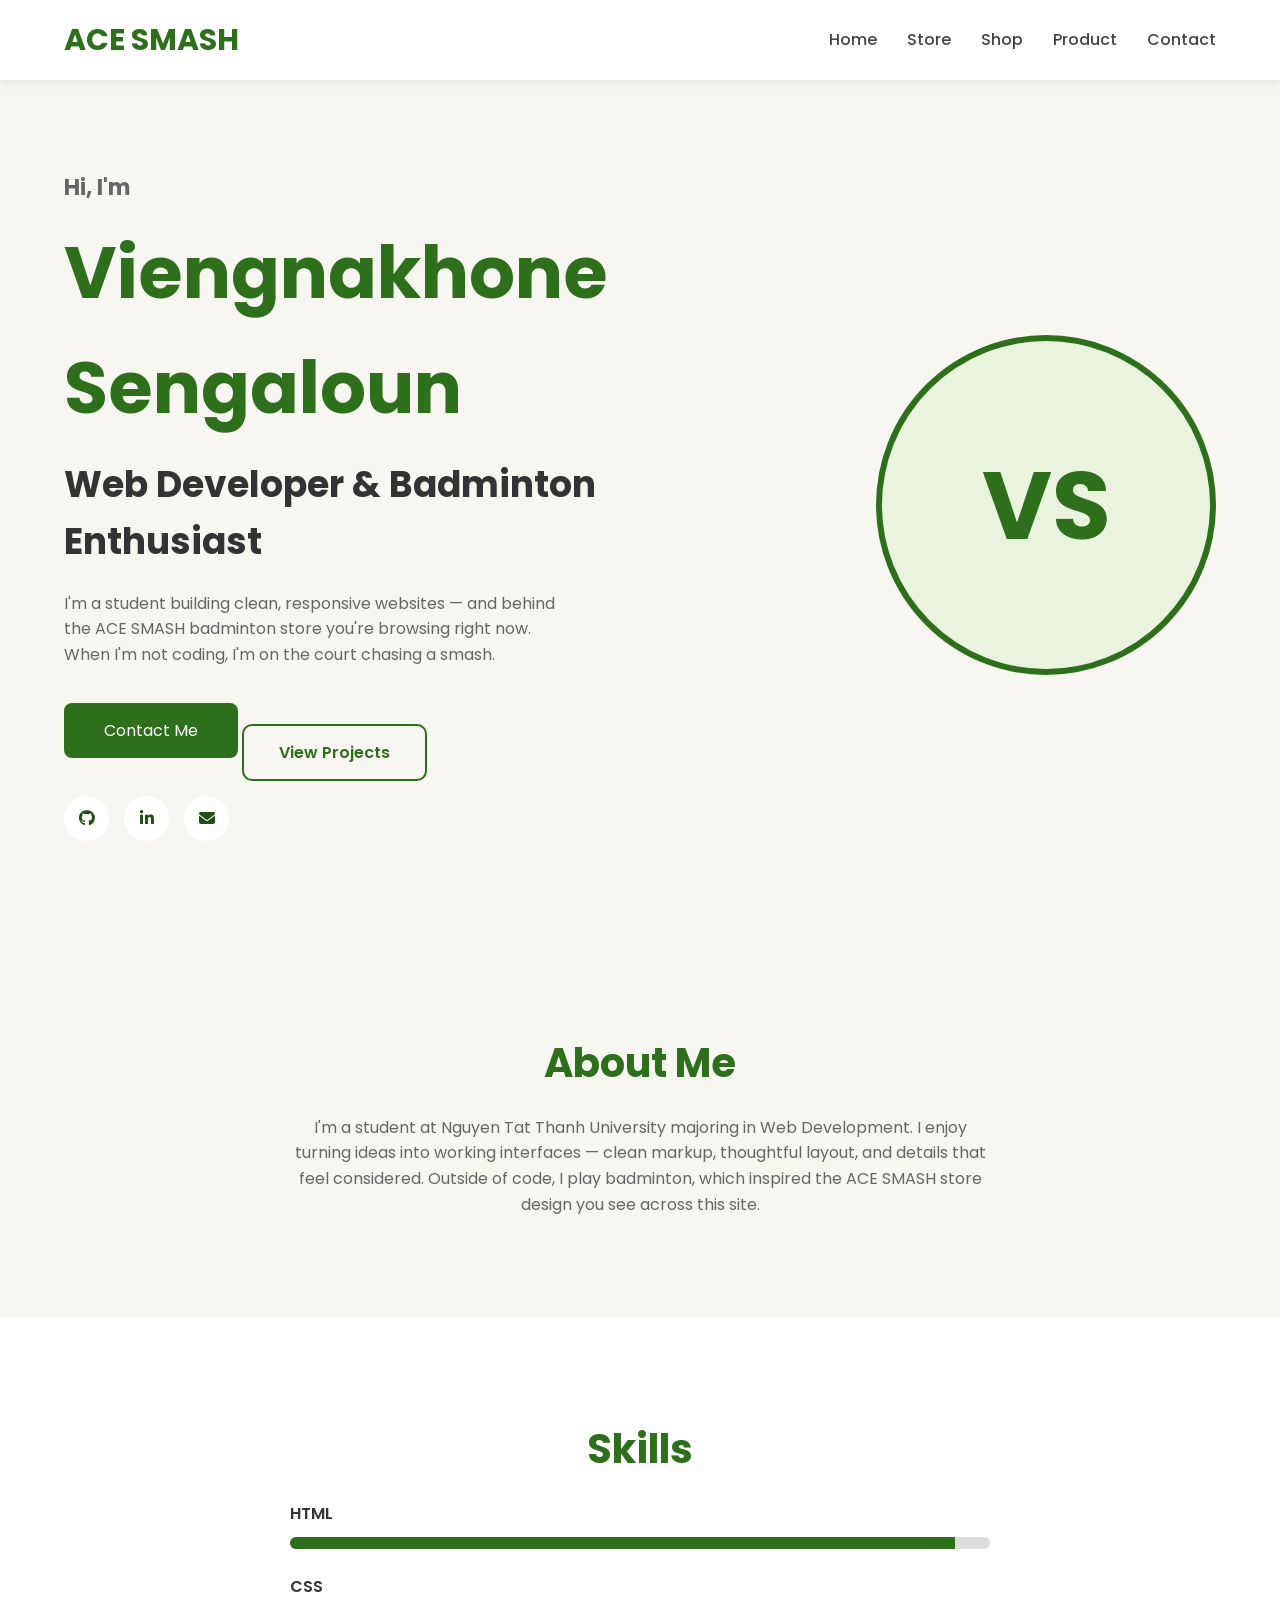
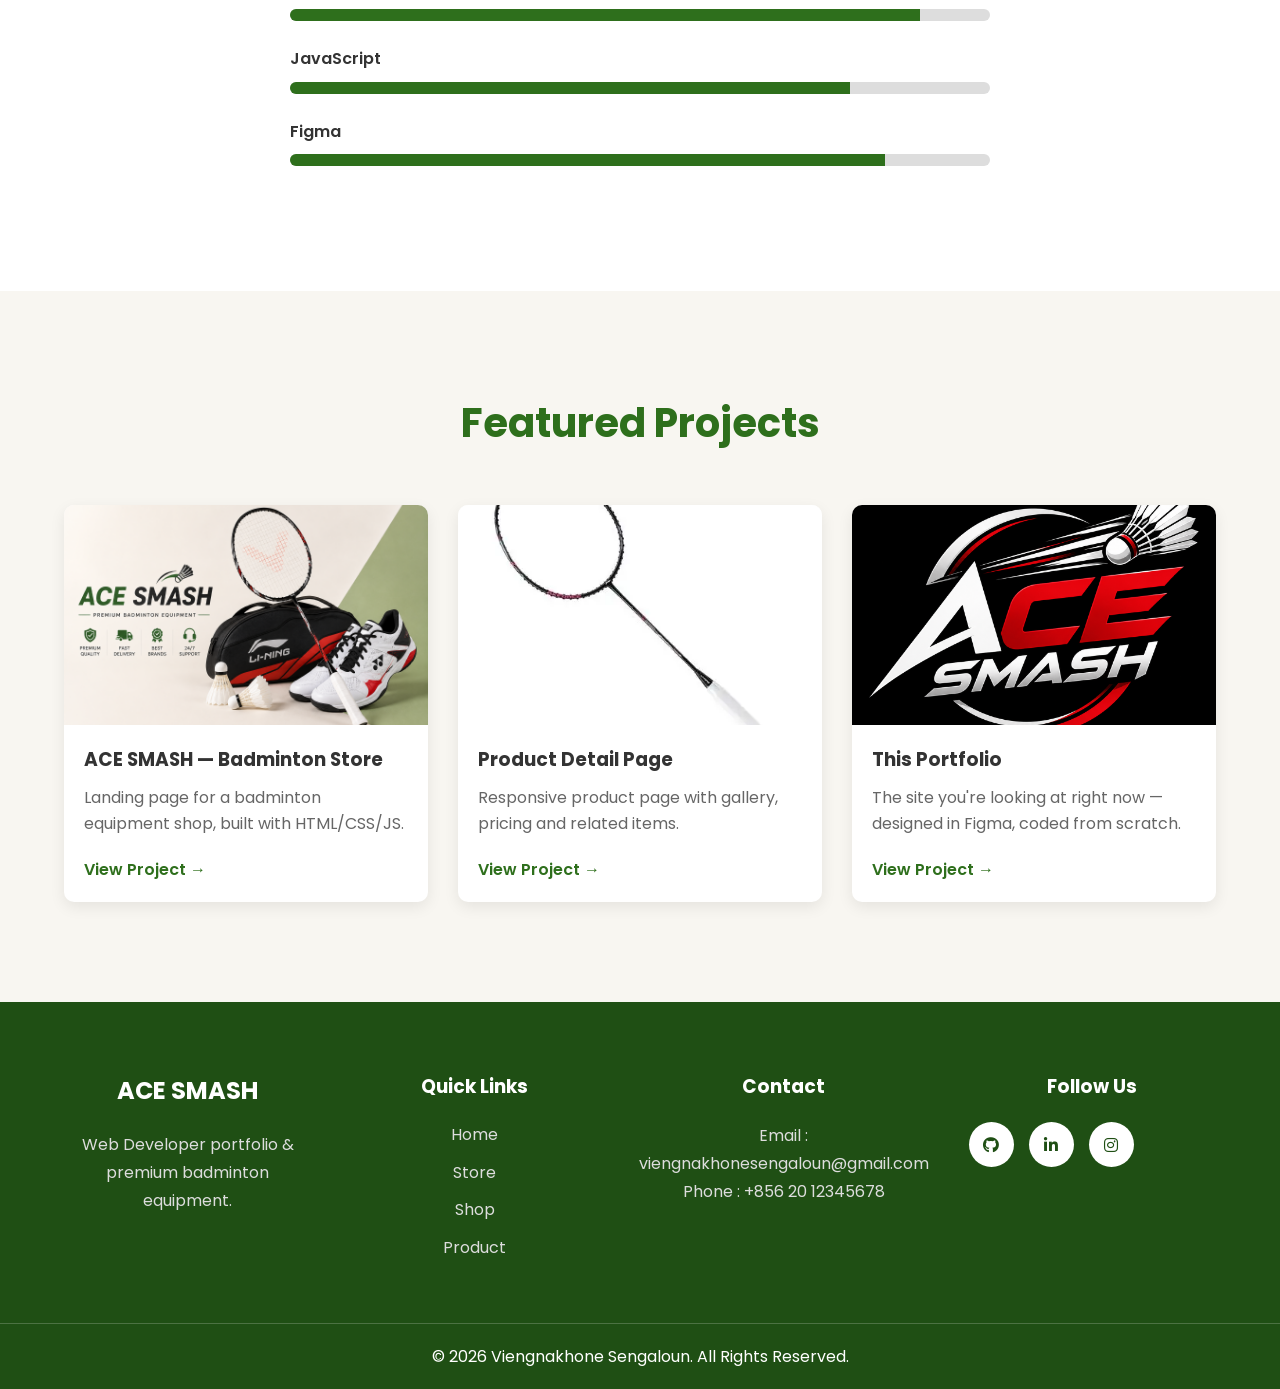
<file: index.html>
<!DOCTYPE html>
<html lang="en">

<head>
    <meta charset="UTF-8">
    <meta name="viewport" content="width=device-width, initial-scale=1.0">

    <title>Viengnakhone Sengaloun | Web Developer</title>

    <link rel="stylesheet" href="style.css">

    <!-- Google Font -->
    <link rel="preconnect" href="https://fonts.googleapis.com">
    <link rel="preconnect" href="https://fonts.gstatic.com" crossorigin>
    <link href="https://fonts.googleapis.com/css2?family=Poppins:wght@300;400;500;600;700;800&display=swap"
        rel="stylesheet">

    <!-- Font Awesome -->
    <link rel="stylesheet"
        href="https://cdnjs.cloudflare.com/ajax/libs/font-awesome/6.7.2/css/all.min.css">
</head>

<body>

    <!-- ================= HEADER ================= -->
    <header>
        <div class="container">
            <nav>
                <a href="index.html" class="logo">ACE SMASH</a>

                <ul class="menu">
                    <li><a class="active" href="index.html">Home</a></li>
                    <li><a href="store.html">Store</a></li>
                    <li><a href="shop.html">Shop</a></li>
                    <li><a href="product.html">Product</a></li>
                    <li><a href="#contact">Contact</a></li>
                </ul>

                <div class="hamburger">
                    <span></span>
                    <span></span>
                    <span></span>
                </div>
            </nav>
        </div>
    </header>

    <!-- ================= HERO (Personal intro) ================= -->
    <section class="hero">
        <div class="container hero-container">

            <div class="hero-text">
                <h4>Hi, I'm</h4>
                <h1>Viengnakhone Sengaloun</h1>
                <h2>Web Developer &amp; Badminton Enthusiast</h2>
                <p>
                    I'm a student building clean, responsive websites — and behind the ACE SMASH
                    badminton store you're browsing right now. When I'm not coding, I'm on the
                    court chasing a smash.
                </p>

                <a href="#contact" class="btn">Contact Me</a>
                <a href="#projects" class="btn-outline">View Projects</a>

                <div class="social" style="margin-top:30px;">
                    <a href="#" aria-label="GitHub"><i class="fab fa-github"></i></a>
                    <a href="#" aria-label="LinkedIn"><i class="fab fa-linkedin-in"></i></a>
                    <a href="mailto:viengnakhonesengaloun@gmail.com" aria-label="Email"><i class="fas fa-envelope"></i></a>
                </div>
            </div>

            <div class="hero-image">
                <div class="avatar-circle">VS</div>
            </div>

        </div>
    </section>

    <!-- ================= ABOUT ================= -->
    <section id="about" class="about">
        <div class="container">
            <h2 class="title">About Me</h2>
            <p class="about-text">
                I'm a student at Nguyen Tat Thanh University majoring in Web Development. I enjoy
                turning ideas into working interfaces — clean markup, thoughtful layout, and details
                that feel considered. Outside of code, I play badminton, which inspired the ACE SMASH
                store design you see across this site.
            </p>
        </div>
    </section>

    <!-- ================= SKILLS ================= -->
    <section id="skills" class="skills">
        <div class="container">
            <h2 class="title">Skills</h2>

            <div class="skill-box">

                <div class="skill">
                    <span>HTML</span>
                    <div class="bar"><div class="fill html"></div></div>
                </div>

                <div class="skill">
                    <span>CSS</span>
                    <div class="bar"><div class="fill css"></div></div>
                </div>

                <div class="skill">
                    <span>JavaScript</span>
                    <div class="bar"><div class="fill js"></div></div>
                </div>

                <div class="skill">
                    <span>Figma</span>
                    <div class="bar"><div class="fill figma"></div></div>
                </div>

            </div>
        </div>
    </section>

    <!-- ================= FEATURED PROJECTS ================= -->
    <section id="projects" class="projects">
        <div class="container">
            <h2 class="title">Featured Projects</h2>

            <div class="project-grid">

                <div class="card">
                    <img src="images/hero-product.jpg" alt="ACE SMASH Store">
                    <div class="card-body">
                        <h3>ACE SMASH — Badminton Store</h3>
                        <p>Landing page for a badminton equipment shop, built with HTML/CSS/JS.</p>
                        <a href="store.html">View Project →</a>
                    </div>
                </div>

                <div class="card">
                    <img src="images/Li-NingAxforce.jpg" alt="Product detail page">
                    <div class="card-body">
                        <h3>Product Detail Page</h3>
                        <p>Responsive product page with gallery, pricing and related items.</p>
                        <a href="product.html">View Project →</a>
                    </div>
                </div>

                <div class="card">
                    <img src="images/ACESMASH.jpg" alt="This portfolio">
                    <div class="card-body">
                        <h3>This Portfolio</h3>
                        <p>The site you're looking at right now — designed in Figma, coded from scratch.</p>
                        <a href="index.html">View Project →</a>
                    </div>
                </div>

            </div>
        </div>
    </section>

    <!-- ================= FOOTER ================= -->
    <footer class="footer" id="contact">
        <div class="container footer-grid">

            <div>
                <h2>ACE SMASH</h2>
                <p>Web Developer portfolio &amp; premium badminton equipment.</p>
            </div>

            <div>
                <h3>Quick Links</h3>
                <ul>
                    <li><a href="index.html">Home</a></li>
                    <li><a href="store.html">Store</a></li>
                    <li><a href="shop.html">Shop</a></li>
                    <li><a href="product.html">Product</a></li>
                </ul>
            </div>

            <div>
                <h3>Contact</h3>
                <p>Email : viengnakhonesengaloun@gmail.com</p>
                <p>Phone : +856 20 12345678</p>
            </div>

            <div>
                <h3>Follow Us</h3>
                <div class="social">
                    <a href="#"><i class="fab fa-github"></i></a>
                    <a href="#"><i class="fab fa-linkedin-in"></i></a>
                    <a href="#"><i class="fab fa-instagram"></i></a>
                </div>
            </div>

        </div>

        <div class="copyright">
            © 2026 Viengnakhone Sengaloun. All Rights Reserved.
        </div>
    </footer>

    <script src="script.js"></script>
</body>
</html>
</file>
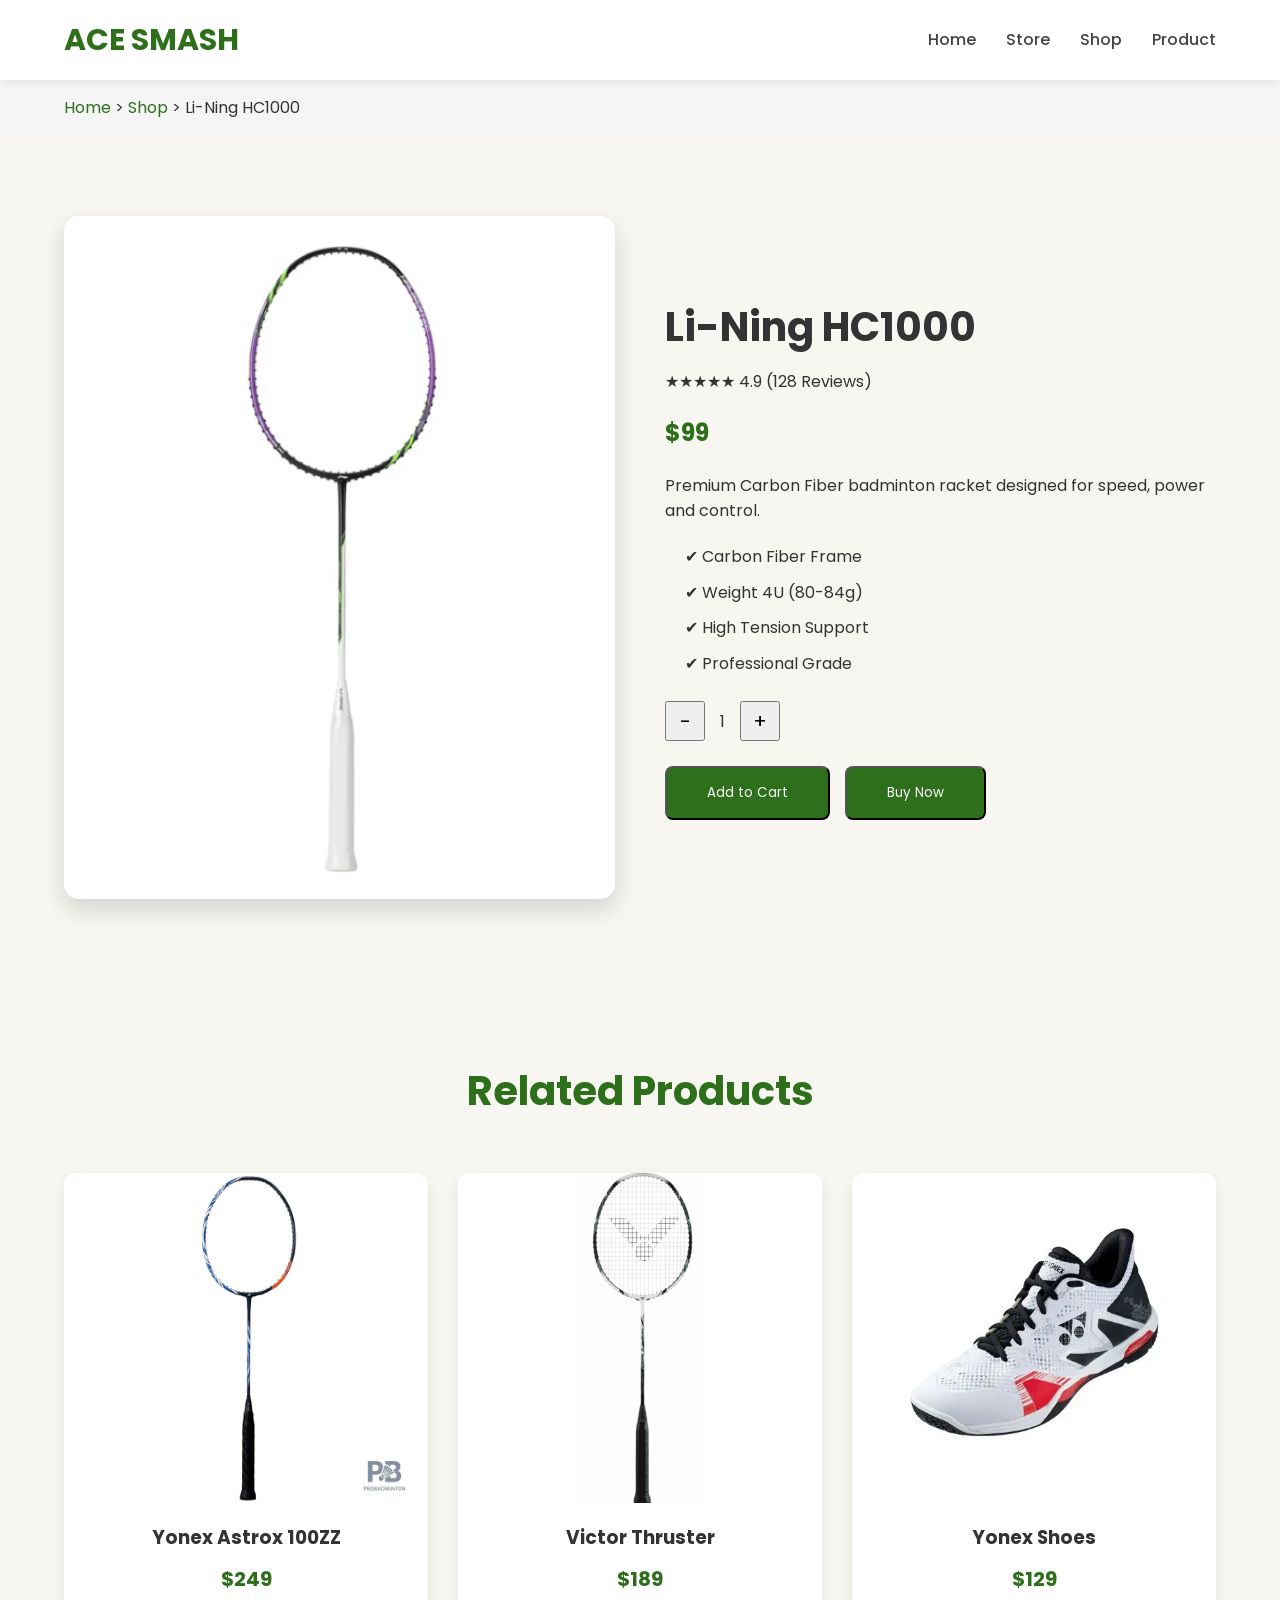
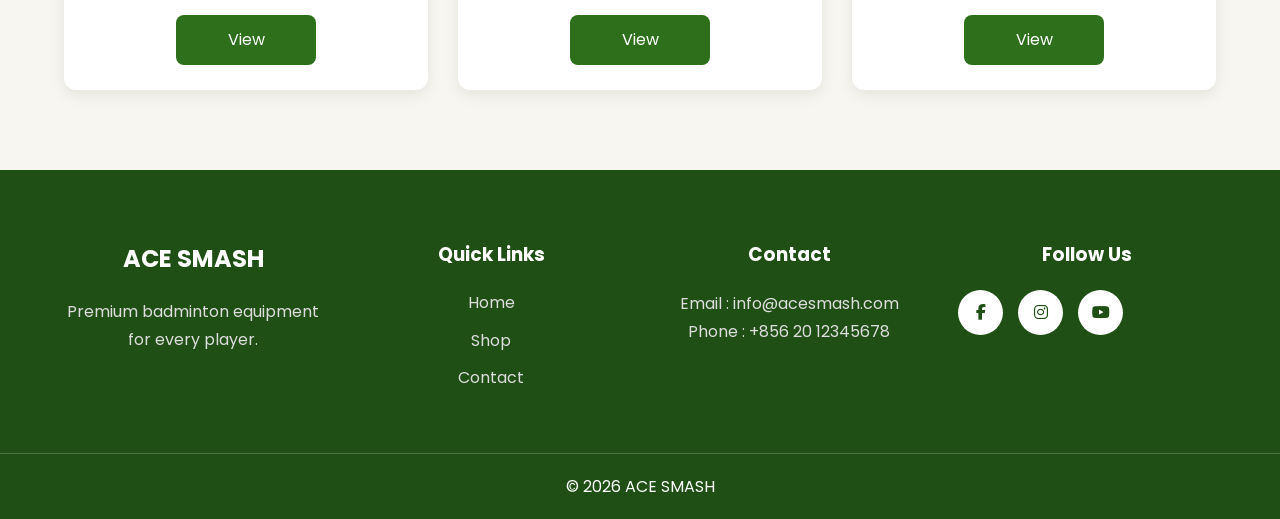
<file: product.html>
<!DOCTYPE html>
<html lang="en">

<head>

    <meta charset="UTF-8">

    <meta name="viewport" content="width=device-width, initial-scale=1.0">

    <title>ACE SMASH | Product Detail</title>

    <link rel="stylesheet" href="style.css">

    <link rel="preconnect" href="https://fonts.googleapis.com">

    <link rel="preconnect" href="https://fonts.gstatic.com" crossorigin>

    <link href="https://fonts.googleapis.com/css2?family=Poppins:wght@300;400;500;600;700&display=swap" rel="stylesheet">

    <link rel="stylesheet"
          href="https://cdnjs.cloudflare.com/ajax/libs/font-awesome/6.7.2/css/all.min.css">

</head>

<body>

<!-- ================= HEADER ================= -->

<header>

    <div class="container">

        <nav>

            <a href="index.html" class="logo">

                ACE SMASH

            </a>

            <ul class="menu">

                <li><a href="index.html">Home</a></li>

                <li><a href="store.html">Store</a></li>

                <li><a href="shop.html">Shop</a></li>

                <li><a class="active" href="product.html">Product</a></li>

            </ul>

        </nav>

    </div>

</header>

<!-- ================= BREADCRUMB ================= -->

<section class="breadcrumb">

    <div class="container">

        <a href="index.html">Home</a>

        <span>></span>

        <a href="shop.html">Shop</a>

        <span>></span>

        <span>Li-Ning HC1000</span>

    </div>

</section>

<!-- ================= PRODUCT ================= -->

<section class="section product-detail">

    <div class="container product-page">

        <div class="product-image">

            <img src="images/lining-hbt-1000.jpg" alt="Li-Ning HC1000">

        </div>

        <div class="product-info">

            <h1>Li-Ning HC1000</h1>

            <div class="rating">

                ★★★★★
                <span>4.9 (128 Reviews)</span>

            </div>

            <h2>$99</h2>

            <p>

                Premium Carbon Fiber badminton racket designed
                for speed, power and control.

            </p>

            <ul class="product-features">

                <li>✔ Carbon Fiber Frame</li>

                <li>✔ Weight 4U (80-84g)</li>

                <li>✔ High Tension Support</li>

                <li>✔ Professional Grade</li>

            </ul>

            <div class="quantity">

                <button>-</button>

                <span>1</span>

                <button>+</button>

            </div>

            <div class="product-buttons">

                <button class="btn">

                    Add to Cart

                </button>

                <button class="btn">

                    Buy Now

                </button>

            </div>

        </div>

    </div>

</section>

<!-- ================= RELATED ================= -->

<section class="section related">

    <div class="container">

        <h2 class="title">

            Related Products

        </h2>

        <div class="product-grid">

            <div class="product-card">

                <img src="images/yonex-astrox-100zz.jpg" alt="">

                <h3>Yonex Astrox 100ZZ</h3>

                <p>$249</p>

                <a href="product.html" class="btn-small">

                    View

                </a>

            </div>

            <div class="product-card">

                <img src="images/victor-thruster.jpg" alt="">

                <h3>Victor Thruster</h3>

                <p>$189</p>

                <a href="product.html" class="btn-small">

                    View

                </a>

            </div>

            <div class="product-card">

                <img src="images/yonex-shoes.jpg" alt="">

                <h3>Yonex Shoes</h3>

                <p>$129</p>

                <a href="product.html" class="btn-small">

                    View

                </a>

            </div>

        </div>

    </div>

</section>

<!-- ================= FOOTER ================= -->

<footer class="footer">

    <div class="container footer-grid">

        <div>

            <h2>ACE SMASH</h2>

            <p>

                Premium badminton equipment for every player.

            </p>

        </div>

        <div>

            <h3>Quick Links</h3>

            <ul>

                <li><a href="index.html">Home</a></li>

                <li><a href="shop.html">Shop</a></li>

                <li><a href="#">Contact</a></li>

            </ul>

        </div>

        <div>

            <h3>Contact</h3>

            <p>Email : info@acesmash.com</p>

            <p>Phone : +856 20 12345678</p>

        </div>

        <div>

            <h3>Follow Us</h3>

            <div class="social">

                <a href="#"><i class="fab fa-facebook-f"></i></a>

                <a href="#"><i class="fab fa-instagram"></i></a>

                <a href="#"><i class="fab fa-youtube"></i></a>

            </div>

        </div>

    </div>

    <div class="copyright">

        © 2026 ACE SMASH

    </div>

</footer>

<script src="script.js"></script>

</body>

</html>
</file>
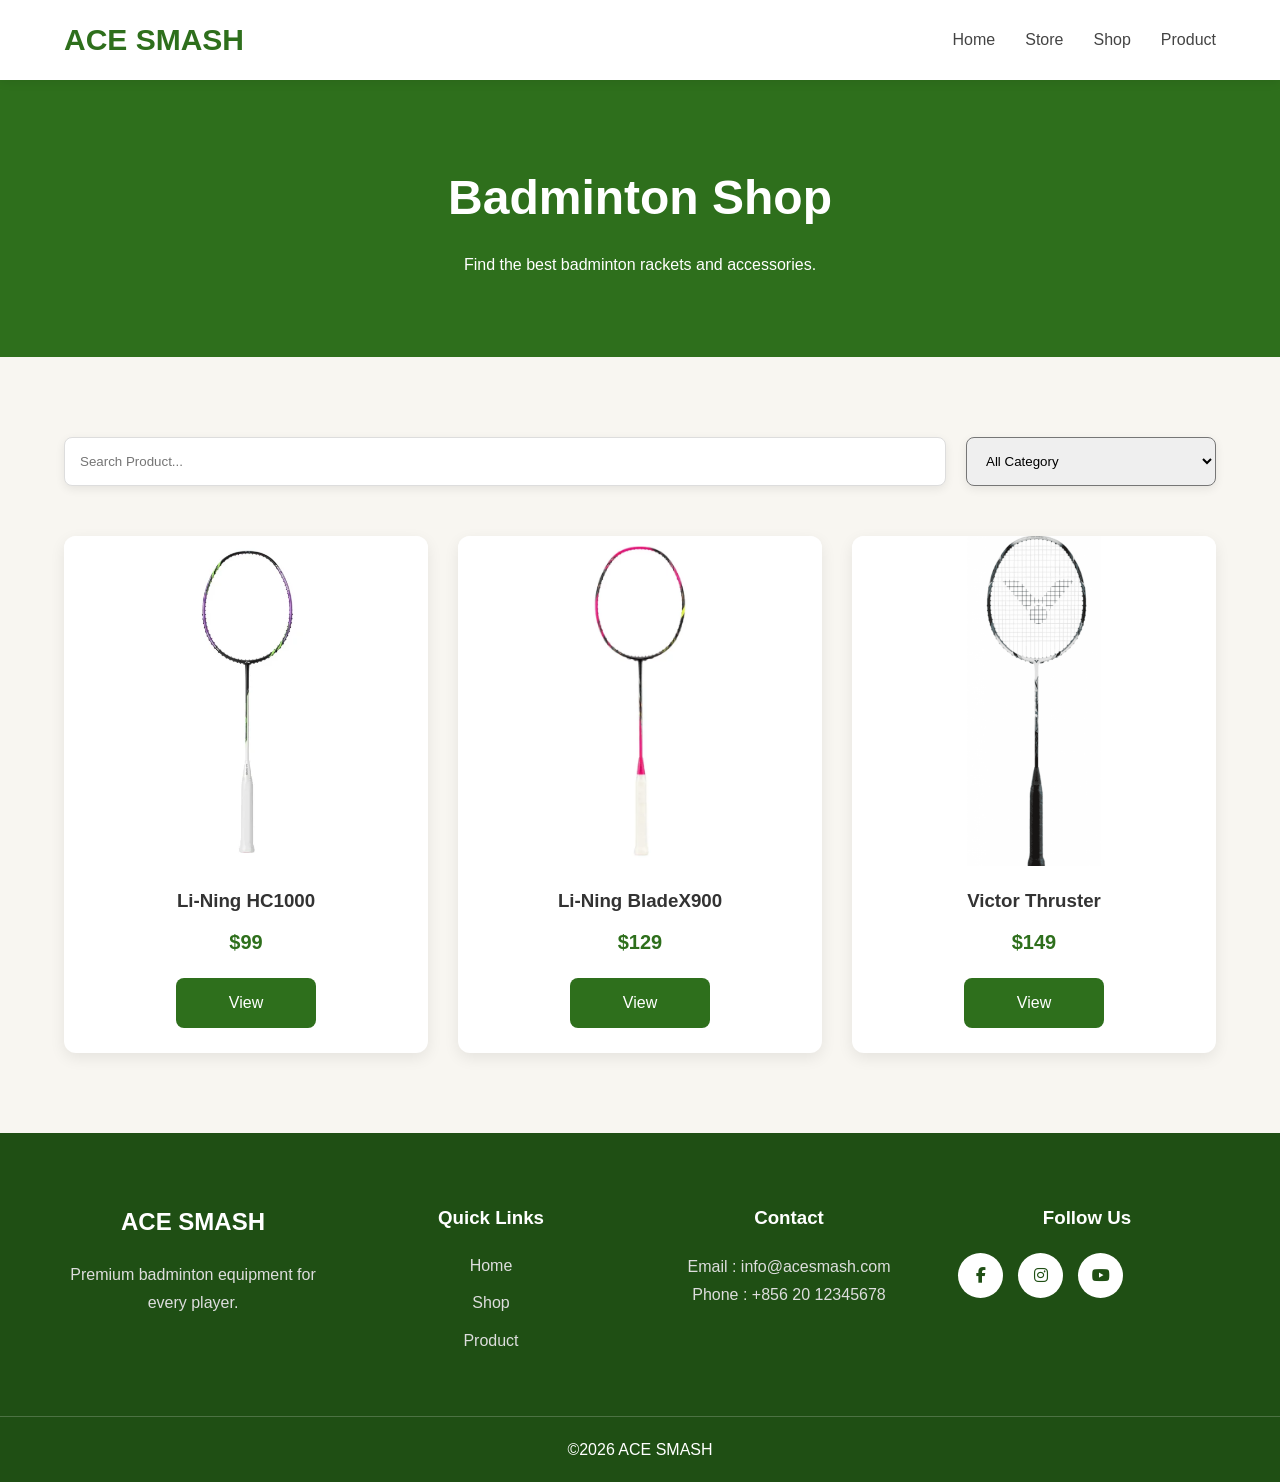
<file: shop.html>
<!DOCTYPE html>
<html lang="en">

<head>

    <meta charset="UTF-8">

    <meta name="viewport" content="width=device-width, initial-scale=1.0">

    <title>ACE SMASH | Shop</title>

    <link rel="stylesheet" href="style.css">

    <link rel="stylesheet"
href="https://cdnjs.cloudflare.com/ajax/libs/font-awesome/6.7.2/css/all.min.css">

</head>

<body>

<header>

    <div class="container">

        <nav>

            <a href="index.html" class="logo">
                ACE SMASH
            </a>

            <ul class="menu">

                <li><a href="index.html">Home</a></li>

                <li><a href="store.html">Store</a></li>

                <li><a class="active" href="shop.html">Shop</a></li>

                <li><a href="product.html">Product</a></li>

            </ul>

        </nav>

    </div>

</header>

<!-- Shop Banner -->

<section class="shop-banner">

    <div class="container">

        <h1>Badminton Shop</h1>

        <p>Find the best badminton rackets and accessories.</p>

    </div>

</section>

<!-- Search -->

<section class="shop">

    <div class="container">

        <div class="shop-top">

            <input
                class="search-box"
                type="text"
                placeholder="Search Product...">

            <select class="category">

                <option>All Category</option>
                <option>Rackets</option>
                <option>Shoes</option>
                <option>Accessories</option>

            </select>

        </div>

        <div class="product-grid">

            <div class="product-card">

                <img src="images/lining-hbt-1000.jpg">

                <h3>Li-Ning HC1000</h3>

                <p>$99</p>

                <a href="product.html" class="btn-small">
                    View
                </a>

            </div>

            <div class="product-card">

                <img src="images/Li-Ning BladeX900.jpg">

                <h3>Li-Ning BladeX900</h3>

                <p>$129</p>

                <a href="product.html" class="btn-small">
                    View
                </a>

            </div>

            <div class="product-card">

                <img src="images/victor-thruster.jpg">

                <h3>Victor Thruster</h3>

                <p>$149</p>

                <a href="product.html" class="btn-small">
                    View
                </a>

            </div>

        </div>

    </div>

</section>

<footer class="footer">

    <div class="container footer-grid">

        <div>

            <h2>ACE SMASH</h2>

            <p>
                Premium badminton equipment for every player.
            </p>

        </div>

        <div>

            <h3>Quick Links</h3>

            <ul>

                <li><a href="index.html">Home</a></li>

                <li><a href="shop.html">Shop</a></li>

                <li><a href="product.html">Product</a></li>

            </ul>

        </div>

        <div>

            <h3>Contact</h3>

            <p>Email : info@acesmash.com</p>

            <p>Phone : +856 20 12345678</p>

        </div>

        <div>

            <h3>Follow Us</h3>

            <div class="social">

                <a href="#"><i class="fab fa-facebook-f"></i></a>

                <a href="#"><i class="fab fa-instagram"></i></a>

                <a href="#"><i class="fab fa-youtube"></i></a>

            </div>

        </div>

    </div>

    <div class="copyright">

        ©2026 ACE SMASH

    </div>

</footer>

<script src="script.js"></script>

</body>

</html>
</file>
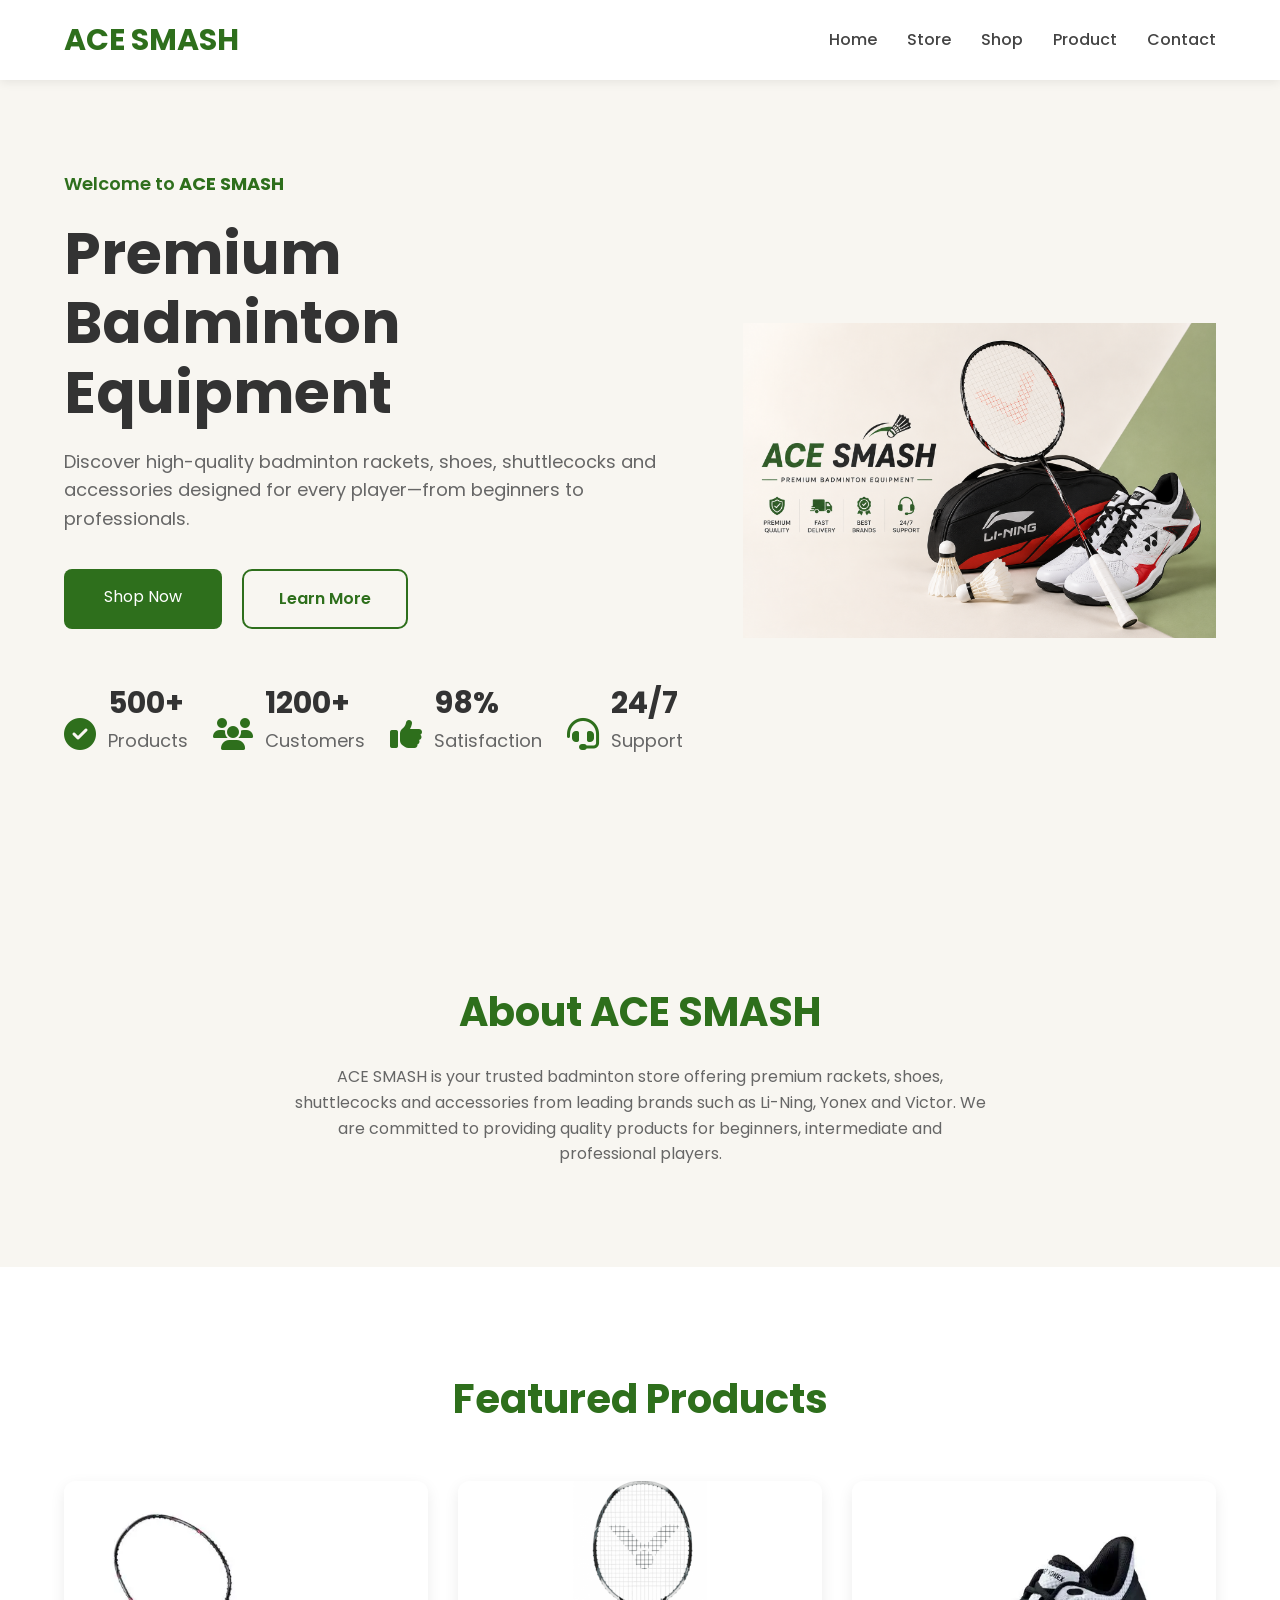
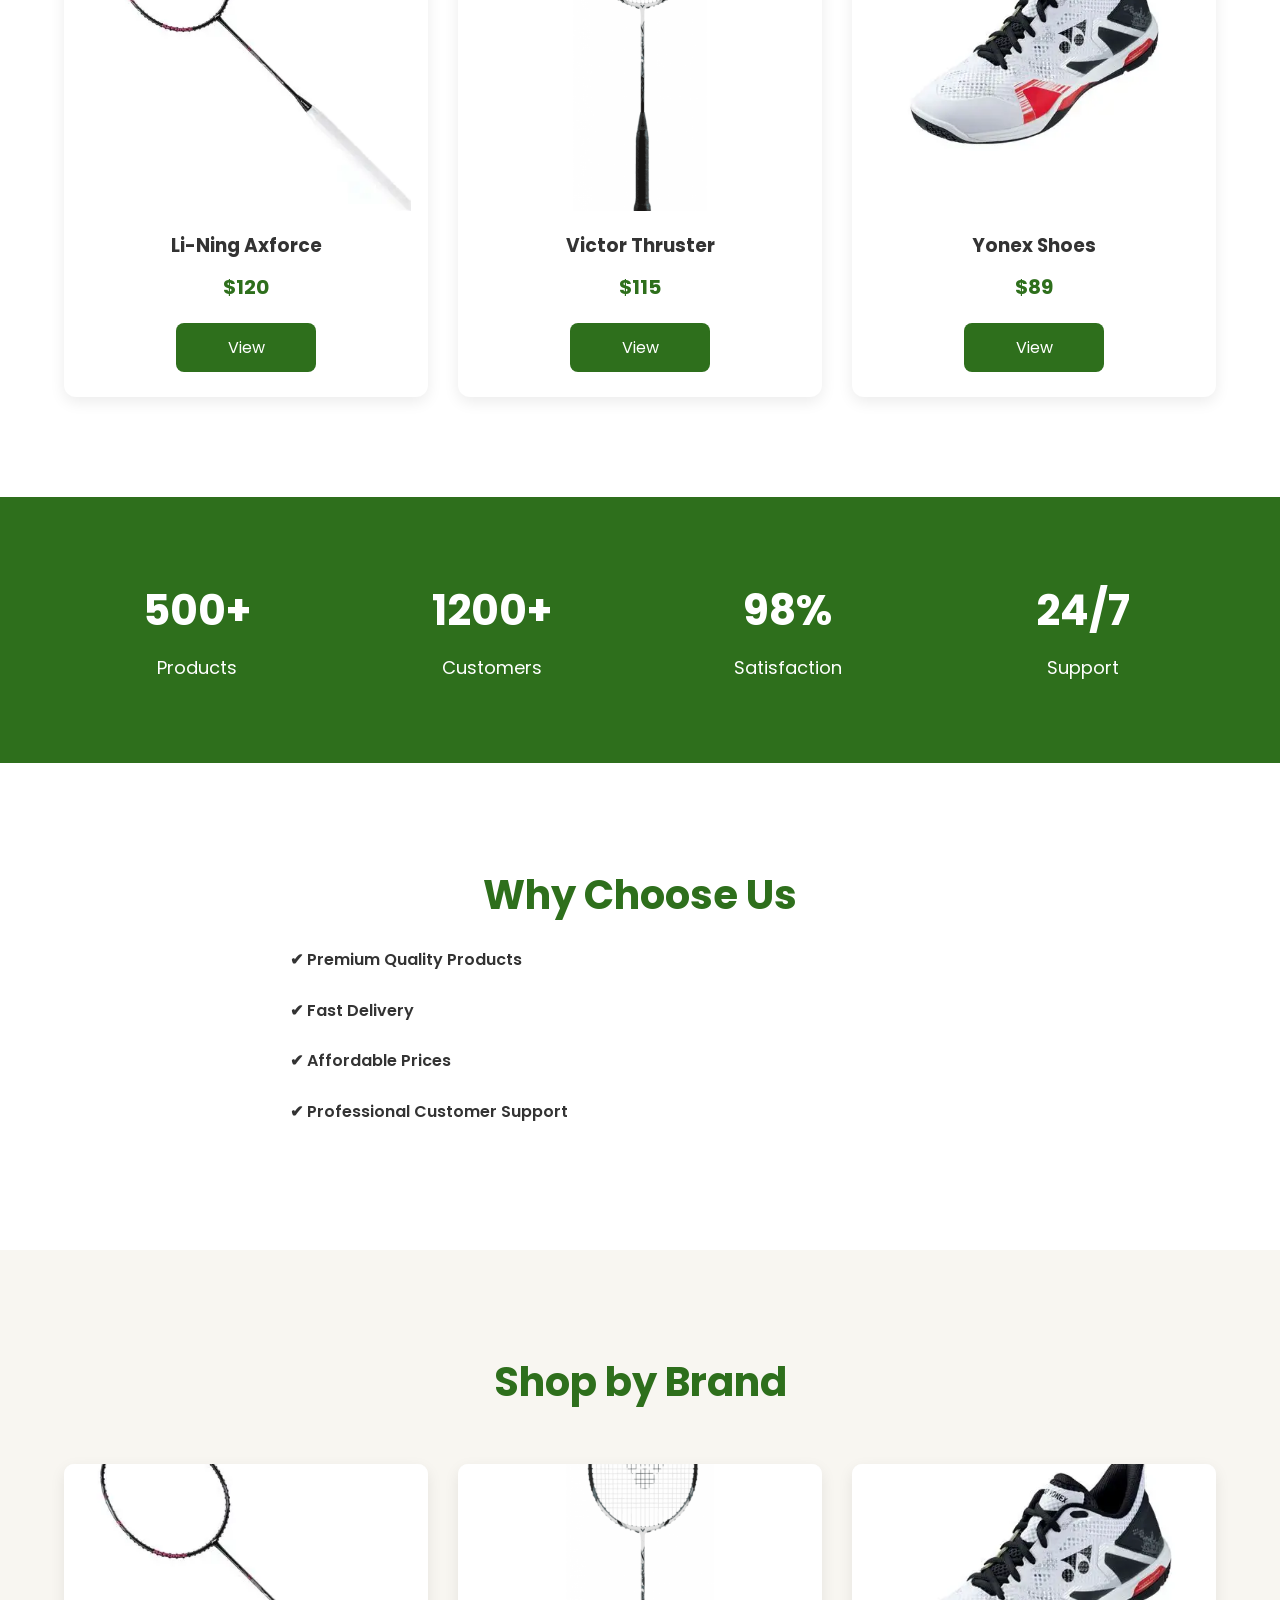
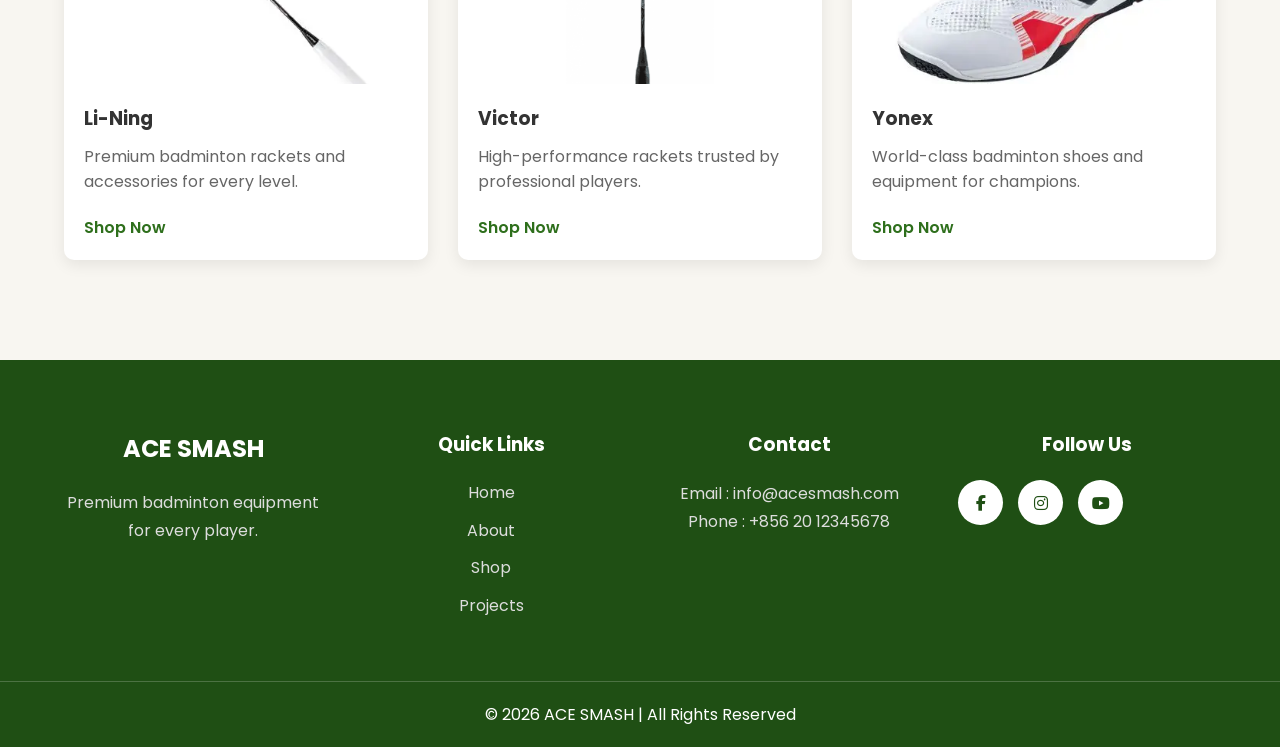
<file: store.html>
<!DOCTYPE html>
<html lang="en">

<head>
    <meta charset="UTF-8">
    <meta name="viewport" content="width=device-width, initial-scale=1.0">

    <title>ACE SMASH | Store</title>

    <link rel="stylesheet" href="style.css">

    <!-- Google Font -->
    <link rel="preconnect" href="https://fonts.googleapis.com">
    <link rel="preconnect" href="https://fonts.gstatic.com" crossorigin>

    <link href="https://fonts.googleapis.com/css2?family=Poppins:wght@300;400;500;600;700;800&display=swap"
        rel="stylesheet">

    <!-- Font Awesome -->
    <link rel="stylesheet"
        href="https://cdnjs.cloudflare.com/ajax/libs/font-awesome/6.7.2/css/all.min.css">

</head>

<body>

    <!-- ================= HEADER ================= -->

    <header>

        <div class="container">

            <nav>

                <a href="index.html" class="logo">

                    ACE SMASH

                </a>

                <ul class="menu">

                    <li><a href="index.html">Home</a></li>

                    <li><a class="active" href="store.html">Store</a></li>

                    <li><a href="shop.html">Shop</a></li>

                    <li><a href="product.html">Product</a></li>

                    <li><a href="#contact">Contact</a></li>

                </ul>

                <div class="hamburger">

                    <span></span>

                    <span></span>

                    <span></span>

                </div>


            </nav>

        </div>

    </header>

    <!-- ================= HERO ================= -->

   <section class="hero">

    <div class="container hero-container">

        <div class="hero-left">

            <span class="tag">
                Welcome to <strong>ACE SMASH</strong>
            </span>

            <h1>
                Premium Badminton Equipment
            </h1>

            <p>
                Discover high-quality badminton rackets, shoes,
                shuttlecocks and accessories designed for every
                player—from beginners to professionals.
            </p>

            <div class="hero-button">

                <a href="shop.html" class="btn">
                    Shop Now
                </a>

                <a href="#about" class="btn-outline">
                    Learn More
                </a>

            </div>

            <div class="hero-stats">

                <div class="stat-item">

                    <i class="fas fa-check-circle"></i>

                    <div>

                        <h3>500+</h3>

                        <p>Products</p>

                    </div>

                </div>

                <div class="stat-item">

                    <i class="fas fa-users"></i>

                    <div>

                        <h3>1200+</h3>

                        <p>Customers</p>

                    </div>

                </div>

                <div class="stat-item">

                    <i class="fas fa-thumbs-up"></i>

                    <div>

                        <h3>98%</h3>

                        <p>Satisfaction</p>

                    </div>

                </div>

                <div class="stat-item">

                    <i class="fas fa-headset"></i>

                    <div>

                        <h3>24/7</h3>

                        <p>Support</p>

                    </div>

                </div>

            </div>

        </div>

        <div class="hero-right">

            <img src="images/hero-product.jpg" alt="Hero Product">

        </div>

    </div>

</section>

    <!-- ================= ABOUT ================= -->

    <section id="about" class="about">

        <div class="container">

        <h2 class="title">
            About ACE SMASH
        </h2>

        <p class="about-text">
            ACE SMASH is your trusted badminton store offering premium rackets,
            shoes, shuttlecocks and accessories from leading brands such as
            Li-Ning, Yonex and Victor. We are committed to providing quality
            products for beginners, intermediate and professional players.
        </p>

        </div>

    </section>

    <section class="featured">

    <div class="container">

        <h2 class="title">
            Featured Products
        </h2>

        <div class="product-grid">

            <div class="product-card">

                <img src="images/Li-NingAxforce.jpg">

                <h3>Li-Ning Axforce</h3>

                <p>$120</p>

                <a href="product.html" class="btn-small">
                    View
                </a>

            </div>

            <div class="product-card">

                <img src="images/victor-thruster.jpg">

                <h3>Victor Thruster</h3>

                <p>$115</p>

                <a href="product.html"
                   class="btn-small">

                    View

                </a>

            </div>

            <div class="product-card">

                <img src="images/yonex-shoes.jpg">

                <h3>Yonex Shoes</h3>

                <p>$89</p>

                <a href="product-detail.html"
                   class="btn-small">

                    View

                </a>

            </div>

        </div>

    </div>

</section>

<section class="stats">

    <div class="container stats-grid">

        <div>

            <h2>500+</h2>

            <p>Products</p>

        </div>

        <div>

            <h2>1200+</h2>

            <p>Customers</p>

        </div>

        <div>

            <h2>98%</h2>

            <p>Satisfaction</p>

        </div>

        <div>

            <h2>24/7</h2>

            <p>Support</p>

        </div>

    </div>

</section>

    <!-- ================= SKILLS ================= -->

    <section id="skills" class="skills">

        <div class="container">

            <h2 class="title">

                Why Choose Us

            </h2>

            <div class="skill-box">

                        <div class="skill">
                            <span>✔ Premium Quality Products</span>
                        </div>

                        <div class="skill">
                            <span>✔ Fast Delivery</span>
                        </div>

                        <div class="skill">
                            <span>✔ Affordable Prices</span>
                        </div>

                        <div class="skill">
                            <span>✔ Professional Customer Support</span>
                        </div>

                    </div>

                </div>

            </div>

        </div>

    </section>

    <!-- ================= PROJECTS ================= -->

    <section id="projects" class="projects">

        <div class="container">

            <h2 class="title">

                Shop by Brand

            </h2>

<div class="project-grid">

    <div class="card">

        <img src="images/Li-NingAxforce.jpg" alt="Li-Ning">

        <div class="card-body">

            <h3>Li-Ning</h3>

            <p>
                Premium badminton rackets and accessories for every level.
            </p>

            <a href="shop.html">Shop Now</a>

        </div>

    </div>

    <div class="card">

        <img src="images/victor-thruster.jpg" alt="Victor">

        <div class="card-body">

            <h3>Victor</h3>

            <p>
                High-performance rackets trusted by professional players.
            </p>

            <a href="shop.html">Shop Now</a>

        </div>

    </div>

    <div class="card">

        <img src="images/yonex-shoes.jpg" alt="Yonex">

        <div class="card-body">

            <h3>Yonex</h3>

            <p>
                World-class badminton shoes and equipment for champions.
            </p>

            <a href="shop.html">Shop Now</a>

        </div>

    </div>

</div>

        </div>

    </section>

    <!-- ================= FOOTER ================= -->

    <footer class="footer" id="contact">

    <div class="container footer-grid">

        <div>

            <h2>ACE SMASH</h2>

            <p>
                Premium badminton equipment for every player.
            </p>

        </div>

        <div>

            <h3>Quick Links</h3>

            <ul>

                <li><a href="index.html">Home</a></li>

                <li><a href="#about">About</a></li>

                <li><a href="shop.html">Shop</a></li>

                <li><a href="#projects">Projects</a></li>

            </ul>

        </div>

        <div>

            <h3>Contact</h3>

            <p>Email : info@acesmash.com</p>

            <p>Phone : +856 20 12345678</p>

        </div>

        <div>

            <h3>Follow Us</h3>

            <div class="social">

                <a href="#"><i class="fab fa-facebook-f"></i></a>

                <a href="#"><i class="fab fa-instagram"></i></a>

                <a href="#"><i class="fab fa-youtube"></i></a>

            </div>

        </div>

    </div>

    <div class="copyright">

        © 2026 ACE SMASH | All Rights Reserved

    </div>

</footer>

<script src="script.js"></script>

</body>

</html>
</file>
<file: style.css>
/* ===========================
   GOOGLE STYLE RESET
=========================== */

*{
    margin:0;
    padding:0;
    box-sizing:border-box;
    font-family:'Poppins',sans-serif;
}

html{
    scroll-behavior:smooth;
}

body{
    background:#F8F6F1;
    color:#333;
    line-height:1.6;
}

img{
    width:100%;
    display:block;
}

a{
    text-decoration:none;
}

ul{
    list-style:none;
}

.container{
    width:1200px;
    max-width:90%;
    margin:auto;
}

/* ===========================
   HEADER
=========================== */

header{

    width:100%;

    background:#ffffff;

    position:sticky;

    top:0;

    z-index:1000;

    box-shadow:0 2px 10px rgba(0,0,0,.08);

}

nav{

    display:flex;

    justify-content:space-between;

    align-items:center;

    height:80px;

}

.logo{

    font-size:30px;

    font-weight:700;

    color:#2E6F1C;

}

.menu{

    display:flex;

    gap: 30px;

    margin-left:auto;

}

.menu a{

    color:#444;

    font-weight:500;

    transition:.3s;

}

.menu a:hover{

    color:#2E6F1C;

}

.active{

    color:#2E6F1C;

}

/* ===========================
   HERO
=========================== */

.hero{

    background:#F1EFE8;

    min-height:650px;

    display:flex;

    align-items:center;

}

.hero-container{

    display:flex;

    justify-content:space-between;

    align-items:center;

    gap:60px;

}

.hero-text{

    flex:1;

}

.hero-text h4{

    font-size:22px;

    color:#666;

}

.hero-text h1{

    font-size:72px;

    color:#2E6F1C;

    margin:10px 0;

}

.hero-text h2{

    font-size:36px;

    margin-bottom:20px;

}

.hero-text p{

    max-width:500px;

    color:#666;

    margin-bottom:35px;

}

.btn{

    display:inline-block;

    background:#2E6F1C;

    color:white;

    padding:15px 40px;

    border-radius:8px;

    transition:.3s;

}

.btn:hover{

    background:#235517;

    transform:translateY(-3px);

}

.hero-image{

    flex:1;

}

.hero-image img{

    max-width:450px;

    margin-left:auto;

}

/* ===========================
   SECTION TITLE
=========================== */

.title{

    text-align:center;

    font-size:40px;

    margin-bottom:20px;

    color:#2E6F1C;

}

/* ===========================
   ABOUT
=========================== */

.about{

    padding:100px 0;

}

.about-text{

    width:700px;

    max-width:100%;

    margin:auto;

    text-align:center;

    color:#666;

}

/* ===========================
   SKILLS
=========================== */

.skills{

    padding:100px 0;

    background:white;

}

.skill-box{

    width:700px;

    max-width:100%;

    margin:auto;

}

.skill{

    margin-bottom:25px;

}

.skill span{

    font-weight:600;

}

.bar{

    height:12px;

    background:#ddd;

    border-radius:30px;

    margin-top:10px;

    overflow:hidden;

}

.fill{

    height:100%;

    background:#2E6F1C;

}

.html{

    width:95%;

}

.css{

    width:90%;

}

.js{

    width:80%;

}

.figma{

    width:85%;

}

/* ===========================
   PROJECTS
=========================== */

.projects{

    padding:100px 0;

}

.project-grid{

    display:grid;

    grid-template-columns:repeat(3,1fr);

    gap:30px;

    margin-top:50px;

}

.card{

    background:white;

    border-radius:10px;

    overflow:hidden;

    box-shadow:0 5px 15px rgba(0,0,0,.08);

    transition:.3s;

}

.card:hover{

    transform:translateY(-8px);

}

.card img{

    height:220px;

    object-fit:cover;

}

.card-body{

    padding:20px;

}

.card-body h3{

    margin-bottom:10px;

}

.card-body p{

    color:#666;

    margin-bottom:20px;

}

.card-body a{

    color:#2E6F1C;

    font-weight:600;

}

/* ===========================
   FOOTER
=========================== */

footer{

    background:#2E6F1C;

    color:white;

    padding:60px 0;

    text-align:center;

}

footer h2{

    margin-bottom:10px;

}

/* ===========================
   RESPONSIVE
=========================== */

@media(max-width:992px){

.hero-container{

    flex-direction:column;

    text-align:center;

}

.hero-text p{

    margin:auto;

    margin-bottom:30px;

}

.project-grid{

    grid-template-columns:repeat(2,1fr);

}

}

@media(max-width:768px){

nav{

    flex-direction:column;

    height:auto;

    padding:20px 0;

}

.menu{

    margin-top:20px;

    flex-wrap:wrap;

    justify-content:center;

}

.hero-text h1{

    font-size:48px;

}

.hero-text h2{

    font-size:28px;

}

.project-grid{

    grid-template-columns:1fr;

}

}

/* ===========================
   JavaScript Effects
=========================== */

header.sticky{

    background:#ffffff;

    box-shadow:0 4px 15px rgba(0,0,0,.12);

}

.hero-text,
.hero-image,
.about,
.skills,
.card{

    opacity:0;

    transform:translateY(40px);

    transition:all .8s ease;

}

.show{

    opacity:1;

    transform:translateY(0);

}

#topBtn{

    position:fixed;

    right:30px;

    bottom:30px;

    width:50px;

    height:50px;

    border:none;

    border-radius:50%;

    background:#2E6F1C;

    color:white;

    font-size:22px;

    cursor:pointer;

    opacity:0;

    visibility:hidden;

    transition:.3s;

    z-index:999;

}

#topBtn.show{

    opacity:1;

    visibility:visible;

}

#topBtn:hover{

    transform:translateY(-5px);

}

.btn{

    position:relative;

    overflow:hidden;

}

.ripple{

    position:absolute;

    border-radius:50%;

    background:rgba(255,255,255,.5);

    transform:scale(0);

    animation:ripple .6s linear;

}

@keyframes ripple{

    to{

        transform:scale(4);

        opacity:0;

    }

}

body{

    opacity:0;

    transition:opacity .8s;

}

body.loaded{

    opacity:1;

}

/* ===========================
   HAMBURGER MENU
=========================== */

.hamburger{

    display:none;

    cursor:pointer;

}

.hamburger span{

    display:block;

    width:30px;

    height:3px;

    background:#2E6F1C;

    margin:6px 0;

    transition:.3s;

}

/* เปิดเมนู */

.menu.active{

    display:flex;

}

/* Mobile */

@media(max-width:768px){

nav{

    position:relative;

}

.menu{

    display:none;

    flex-direction:column;

    position:absolute;

    top:80px;

    left:0;

    width:100%;

    background:white;

    padding:20px 0;

    text-align:center;

    box-shadow:0 5px 15px rgba(0,0,0,.15);

}

.menu li{

    margin:15px 0;

}

.hamburger{

    display:block;


}

.product-grid{

    grid-template-columns:1fr;

}

.stats-grid{

    grid-template-columns:repeat(2,1fr);

    gap:25px;

}

.footer-grid{

    grid-template-columns:1fr;

    text-align:center;

}

.social{

    justify-content:center;

}

.shop-top{

    flex-direction:column;

}

.category{

    width:100%;

}

}

/* ===========================
   Hamburger Animation
=========================== */

.hamburger.active span:nth-child(1){

    transform:rotate(45deg) translateY(13px);

}

.hamburger.active span:nth-child(2){

    opacity:0;

}

.hamburger.active span:nth-child(3){

    transform:rotate(-45deg) translateY(-13px);

}

/* ===========================
   FEATURED PRODUCTS
=========================== */

.featured{

    padding:100px 0;

    background:#ffffff;

}

.product-grid{

    display:grid;

    grid-template-columns:repeat(3,1fr);

    gap:30px;

    margin-top:50px;

}

.product-card{

    background:#fff;

    border-radius:12px;

    overflow:hidden;

    box-shadow:0 5px 15px rgba(0,0,0,.08);

    transition:.3s;

}

.product-card:hover{

    transform:translateY(-8px);

}

.product-card img{
    width:100%;
    height:330px;
    object-fit:contain;
    background:#fff;
}

.product-card h3{

    text-align:center;

    margin-top:20px;

}

.product-card p{

    text-align:center;

    margin:10px 0 20px;

    color:#2E6F1C;

    font-size:20px;

    font-weight:bold;

}

.btn-small{

    display:block;

    width:140px;

    margin:0 auto 25px;

    text-align:center;

    background:#2E6F1C;

    color:white;

    padding:12px;

    border-radius:8px;

    transition:.3s;

}

.btn-small:hover{

    background:#235517;

}

/* ===========================
   STATISTICS
=========================== */

.stats{

    padding:80px 0;

    background:#2E6F1C;

    color:white;

}

.stats-grid{

    display:grid;

    grid-template-columns:repeat(4,1fr);

    text-align:center;

    gap:30px;

}

.stats h2{

    font-size:42px;

    margin-bottom:10px;

}

.stats p{

    font-size:18px;

}

/* ===========================
   FOOTER
=========================== */

.footer{

    background:#1f4f14;

    color:white;

    padding:70px 0 20px;

}

.footer-grid{

    display:grid;

    grid-template-columns:repeat(4,1fr);

    gap:40px;

}

.footer h2,
.footer h3{

    margin-bottom:20px;

}

.footer p{

    color:#ddd;

    line-height:28px;

}

.footer ul{

    list-style:none;

    padding:0;

}

.footer ul li{

    margin-bottom:12px;

}

.footer ul li a{

    color:#ddd;

    transition:.3s;

}

.footer ul li a:hover{

    color:#fff;

}

.social{

    display:flex;

    gap:15px;

    margin-top:20px;

}

.social a{

    width:45px;

    height:45px;

    background:white;

    color:#1f4f14;

    border-radius:50%;

    display:flex;

    align-items:center;

    justify-content:center;

    transition:.3s;

}

.social a:hover{

    transform:translateY(-5px);

}

.copyright{

    text-align:center;

    border-top:1px solid rgba(255,255,255,.2);

    margin-top:50px;

    padding-top:20px;

}

/* ===========================
   SHOP PAGE
=========================== */

.shop-banner{

    background:#2E6F1C;

    color:white;

    text-align:center;

    padding:80px 0;

}

.shop-banner h1{

    font-size:48px;

}

.shop-banner p{

    margin-top:15px;

}

.shop{

    padding:80px 0;

}

.shop-top{

    display:flex;

    justify-content:space-between;

    margin-bottom:40px;

    gap:20px;

}

.search-box{

    flex:1;

    padding:15px;

    border:1px solid #ddd;

    border-radius:8px;

}

.category{

    width:250px;

    padding:15px;

    border-radius:8px;

}

.search-box,
.category{

    box-shadow:0 3px 10px rgba(0,0,0,.08);
}

/* ================= PRODUCT PAGE ================= */

.breadcrumb{
    background:#f5f5f5;
    padding:15px 0;
}

.breadcrumb a{
    color:#2E6F1C;
    text-decoration:none;
}

.product-detail{
    padding:80px 0;
}

.product-page{
    display:grid;
    grid-template-columns:1fr 1fr;
    gap:50px;
    align-items:center;
}

.product-image img{
    width:100%;
    border-radius:12px;
}

.product-info h1{
    font-size:40px;
    margin-bottom:10px;
}

.product-info h2{
    color:#2E6F1C;
    margin:20px 0;
}

.product-features{
    margin:20px 0;
    padding-left:20px;
}

.product-features li{
    margin-bottom:10px;
}

.quantity{
    display:flex;
    gap:15px;
    align-items:center;
    margin:25px 0;
}

.quantity button{
    width:40px;
    height:40px;
    font-size:20px;
}

.product-buttons{
    display:flex;
    gap:15px;
}

.related{
    padding:80px 0;
}

@media(max-width:768px){

    .product-page{
        grid-template-columns:1fr;
    }

    .product-buttons{
        flex-direction:column;
    }

}

.product-image img{
    width:100%;
    max-width:600px;
    display:block;
    margin:auto;
    border-radius:15px;
    box-shadow:0 10px 25px rgba(0,0,0,.15);
    transition:.3s;
}

.product-image img:hover{
    transform:scale(1.03);
}

.hero{

    padding:90px 0;

    background:#F8F6F1;

}

.hero-container{

    display:grid;

    grid-template-columns:1fr 1fr;

    align-items:center;

    gap:60px;

}

.tag{

    color:#2E6F1C;

    font-size:18px;

    font-weight:600;

}

.hero-left h1{

    font-size:58px;

    margin:20px 0;

    line-height:1.2;

}

.hero-left p{

    color:#666;

    font-size:18px;

    margin-bottom:35px;

}

.hero-button{

    display:flex;

    gap:20px;

    margin-bottom:50px;

}

.btn-outline{

    padding:15px 35px;

    border:2px solid #2E6F1C;

    border-radius:10px;

    color:#2E6F1C;

    font-weight:600;

    transition:.3s;

}

.btn-outline:hover{

    background:#2E6F1C;

    color:#fff;

}

.hero-stats{

    display:grid;

    grid-template-columns:repeat(4,1fr);

    gap:25px;

}

.stat-item{

    display:flex;

    gap:12px;

    align-items:center;

}

.stat-item i{

    font-size:32px;

    color:#2E6F1C;

}

.stat-item h3{

    font-size:30px;

}

.hero-right img{

    width:100%;

    max-width:700px;

    display:block;

    margin:auto;

}
/* ===========================
   PORTFOLIO AVATAR (added for index.html)
=========================== */

.avatar-circle{

    width:340px;

    max-width:100%;

    aspect-ratio:1;

    margin-left:auto;

    border-radius:50%;

    background:#EAF3DE;

    border:6px solid #2E6F1C;

    display:flex;

    align-items:center;

    justify-content:center;

    font-size:96px;

    font-weight:700;

    color:#2E6F1C;

}

@media (max-width:900px){

    .avatar-circle{

        margin:0 auto;

    }

}
</file>
